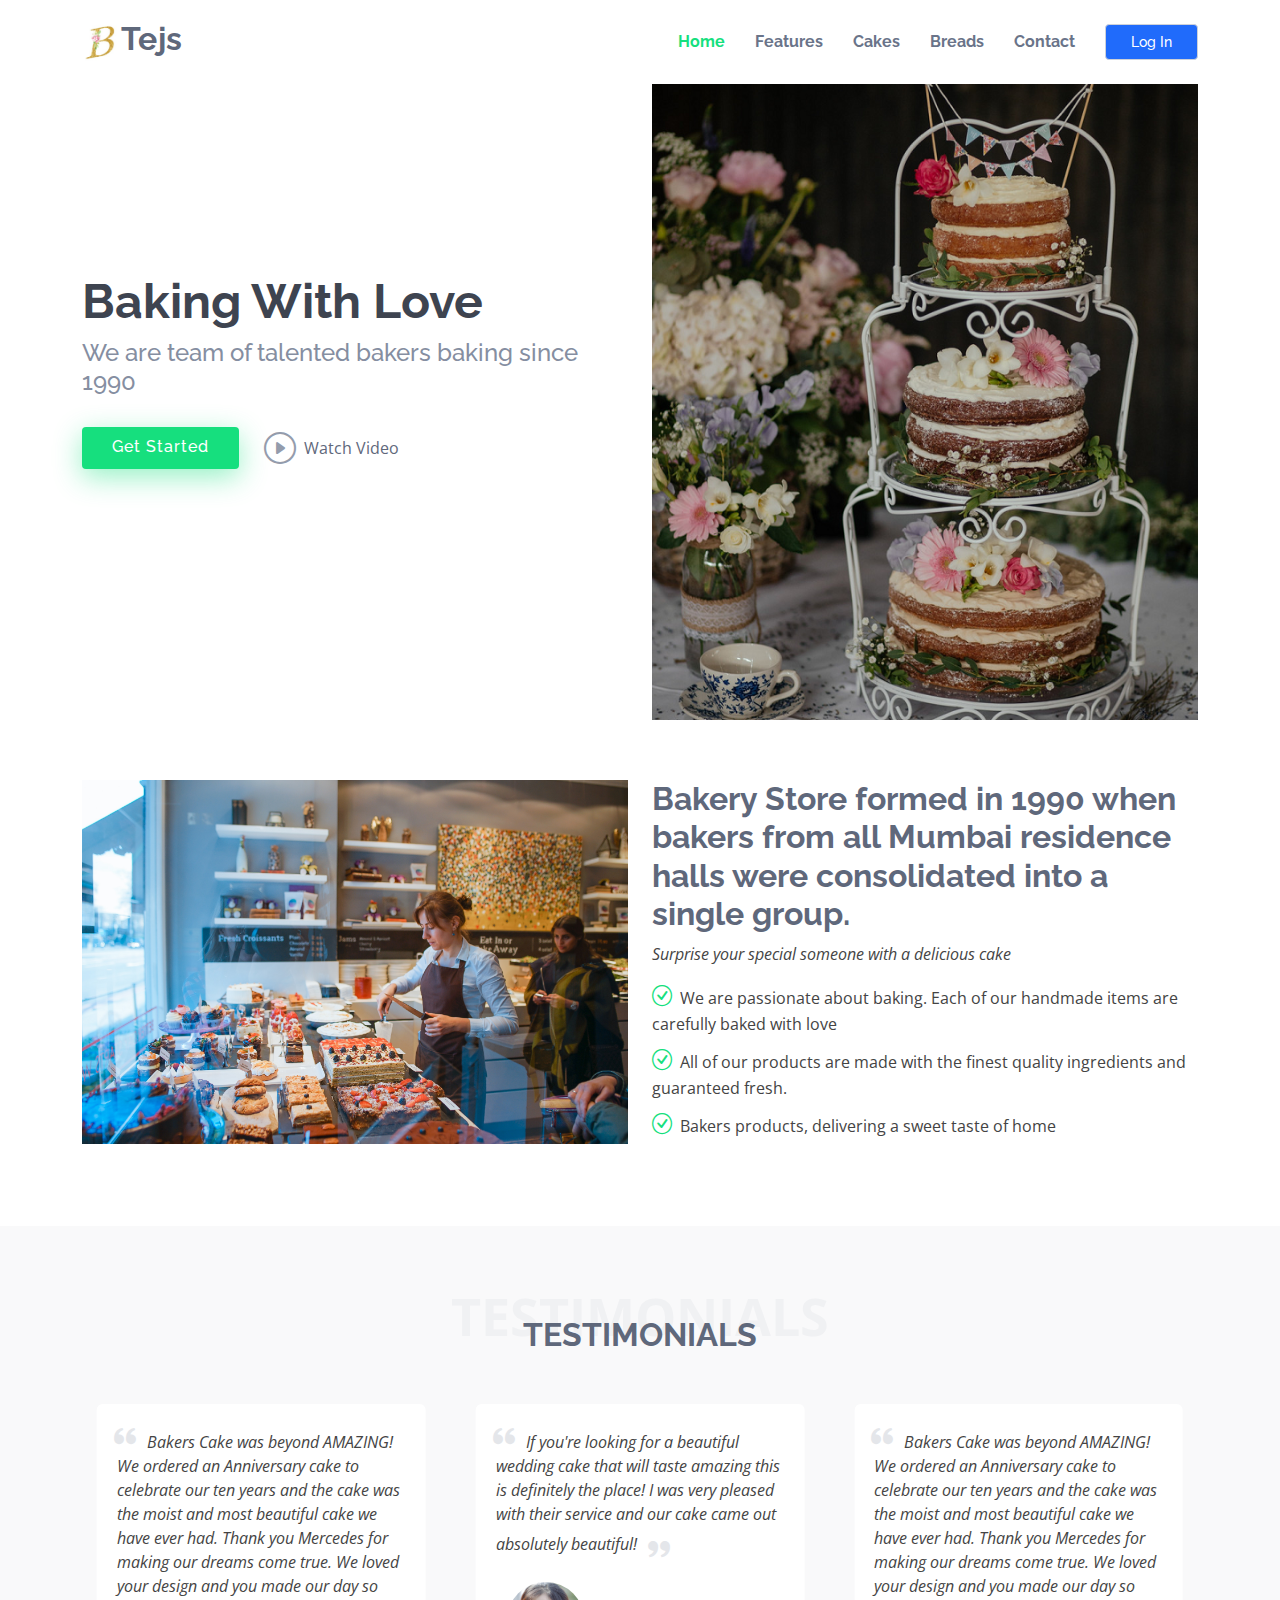
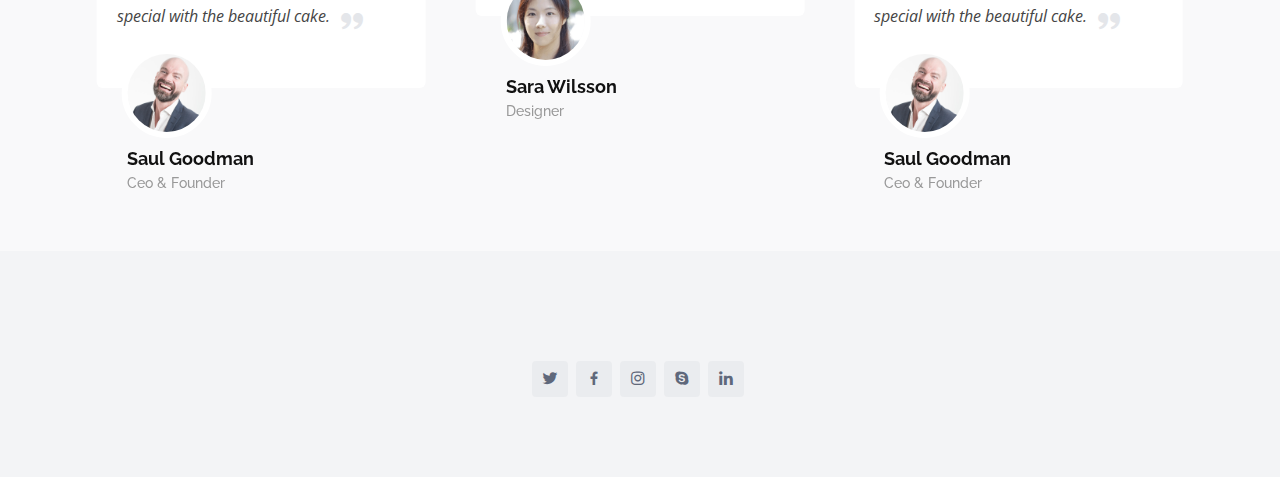
<file: index.html>
<!DOCTYPE html>
<html lang="en">

<head>
  <meta charset="utf-8">
  <meta content="width=device-width, initial-scale=1.0" name="viewport">

  <title>eNno Bootstrap Template - Index</title>
  <meta content="" name="description">
  <meta content="" name="keywords">

  <!-- Favicons -->
  <link href="assets/img/favicon.png" rel="icon">
  <link href="assets/img/apple-touch-icon.png" rel="apple-touch-icon">

  <!-- Google Fonts -->
  <link href="https://fonts.googleapis.com/css?family=Open+Sans:300,300i,400,400i,600,600i,700,700i|Raleway:300,300i,400,400i,500,500i,600,600i,700,700i|Poppins:300,300i,400,400i,500,500i,600,600i,700,700i" rel="stylesheet">

  <!-- Vendor CSS Files -->
  <link href="assets/vendor/bootstrap/css/bootstrap.min.css" rel="stylesheet">
  <link href="assets/vendor/bootstrap-icons/bootstrap-icons.css" rel="stylesheet">
  <link href="assets/vendor/boxicons/css/boxicons.min.css" rel="stylesheet">
  <link href="assets/vendor/glightbox/css/glightbox.min.css" rel="stylesheet">
  <link href="assets/vendor/swiper/swiper-bundle.min.css" rel="stylesheet">

  <!-- Template Main CSS File -->
  <link href="assets/css/style.css" rel="stylesheet">

  <!-- =======================================================
  * Template Name: eNno - v4.1.0
  * Template URL: https://bootstrapmade.com/enno-free-simple-bootstrap-template/
  * Author: BootstrapMade.com
  * License: https://bootstrapmade.com/license/
  ======================================================== -->
</head>

<body>

<!-- ======= Header ======= -->
  <header id="header" class="fixed-top">
    <div class="container d-flex align-items-center justify-content-between">

      <h1 class="logo"><a href="index.html"><img src="images\logo1.png" alt=""/>Tejs</a></h1>
      <!-- Uncomment below if you prefer to use an image logo -->
      <!-- <a href="index.html" class="logo"><img src="assets/img/logo.png" alt="" class="img-fluid"></a>-->

      <nav id="navbar" class="navbar justify-content-start" >
        <ul>
          <li><a class="nav-link scrollto " href="#hero">Home</a></li>
          <li><a class="nav-link scrollto" href="#about">Features</a></li>
          <li><a class="nav-link scrollto" href="#services">Cakes</a></li>
          <li><a class="nav-link scrollto " href="#portfolio">Breads</a></li>
         <!--  <li><a class="nav-link scrollto" href="#team">Team</a></li> -->
          <li><a class="nav-link scrollto" href="#contact">Contact</a></li>
          <li><a class="getstarted scrollto" href="#about">Log In</a></li>
        </ul>
        <i class="bi bi-list mobile-nav-toggle"></i>
      </nav><!-- .navbar -->

    </div>
  </header><!-- End Header -->

  <!-- ======= Hero Section ======= -->
  <section id="hero" class="d-flex align-items-center">

    <div class="container">
      <div class="row">
        <div class="col-lg-6 pt-5 pt-lg-0 order-2 order-lg-1 d-flex flex-column justify-content-center">
          <h1>Baking With Love</h1>
          <h2>We are team of talented bakers baking since 1990</h2>
          <div class="d-flex">
            <a href="#about" class="btn-get-started scrollto">Get Started</a>
            <a href="https://www.youtube.com/watch?v=jDDaplaOz7Q" class="glightbox btn-watch-video"><i class="bi bi-play-circle"></i><span>Watch Video</span></a>
          </div>
        </div>
        <div class="col-lg-6 order-1 order-lg-2 hero-img">
          <img src="images\cake1.png" class="img-fluid animated" alt="">
        </div>
      </div>
    </div>

  </section><!-- End Hero -->

  <main id="main">

   

    <!-- ======= About Section ======= -->
    <section id="about" class="about">
      <div class="container">

        <div class="row">
          <div class="col-lg-6">
            <img src="assets/img/bake.jpg" class="img-fluid" alt="">
          </div>
          <div class="col-lg-6 pt-4 pt-lg-0 content">
            <h3>Bakery Store formed in 1990 when bakers from all Mumbai residence halls were consolidated into a single group.  </h3>
            <p class="fst-italic">
            Surprise your special someone with a delicious cake
            </p>
            <ul>
              <li><i class="bi bi-check-circle"></i> We are passionate about baking. Each of our handmade items are carefully baked with love</li>
              <li><i class="bi bi-check-circle"></i> All of our products are made with the finest quality ingredients and guaranteed fresh.</li>
              <li><i class="bi bi-check-circle"></i> Bakers products, delivering a sweet taste of home</li>
            </ul>
           <!--  <p>
            We are passionate about baking. Each of our handmade items are carefully baked with love.
            </p> -->
          </div>
        </div>

      </div>
    </section><!-- End About Section -->




    <!-- ======= Testimonials Section ======= -->
    <section id="testimonials" class="testimonials section-bg">
      <div class="container">

        <div class="section-title">
          <span>Testimonials</span>
          <h2>Testimonials</h2>
          
        </div>

        <div class="testimonials-slider swiper-container" data-aos="fade-up" data-aos-delay="100">
          <div class="swiper-wrapper">

            <div class="swiper-slide">
              <div class="testimonial-item">
                <p>
                  <i class="bx bxs-quote-alt-left quote-icon-left"></i>
                Bakers Cake was beyond AMAZING! We ordered an Anniversary cake to celebrate our ten years and the cake was the moist and most beautiful cake we have ever had. Thank you Mercedes for making our dreams come true. We loved your design and you made our day so special with the beautiful cake.
                  <i class="bx bxs-quote-alt-right quote-icon-right"></i>
                </p>
                <img src="assets/img/testimonials/testimonials-1.jpg" class="testimonial-img" alt="">
                <h3>Saul Goodman</h3>
                <h4>Ceo &amp; Founder</h4>
              </div>
            </div><!-- End testimonial item -->

            <div class="swiper-slide">
              <div class="testimonial-item">
                <p>
                  <i class="bx bxs-quote-alt-left quote-icon-left"></i>
                 If you're looking for a beautiful wedding cake that will taste amazing this is definitely the place! I was very pleased with their service and our cake came out absolutely beautiful!
                  <i class="bx bxs-quote-alt-right quote-icon-right"></i>
                </p>
                <img src="assets/img/testimonials/testimonials-2.jpg" class="testimonial-img" alt="">
                <h3>Sara Wilsson</h3>
                <h4>Designer</h4>
              </div>
           

          </div>
          
        </div>

      </div>
    </section><!-- End Testimonials Section -->

   



  </main><!-- End #main -->

  <!-- ======= Footer ======= -->
  <footer id="footer">

    <div class="footer-top">

      <div class="container">




        <div class="social-links">
          <a href="#" class="twitter"><i class="bx bxl-twitter"></i></a>
          <a href="#" class="facebook"><i class="bx bxl-facebook"></i></a>
          <a href="#" class="instagram"><i class="bx bxl-instagram"></i></a>
          <a href="#" class="google-plus"><i class="bx bxl-skype"></i></a>
          <a href="#" class="linkedin"><i class="bx bxl-linkedin"></i></a>
        </div>

      </div>
    </div>

   
  </footer><!-- End Footer -->

  <a href="#" class="back-to-top d-flex align-items-center justify-content-center"><i class="bi bi-arrow-up-short"></i></a>

  <!-- Vendor JS Files -->
  <script src="assets/vendor/bootstrap/js/bootstrap.bundle.min.js"></script>
  <script src="assets/vendor/glightbox/js/glightbox.min.js"></script>
  <script src="assets/vendor/isotope-layout/isotope.pkgd.min.js"></script>
  <script src="assets/vendor/php-email-form/validate.js"></script>
  <script src="assets/vendor/purecounter/purecounter.js"></script>
  <script src="assets/vendor/swiper/swiper-bundle.min.js"></script>

  <!-- Template Main JS File -->
  <script src="assets/js/main.js"></script>

</body>

</html>
</file>
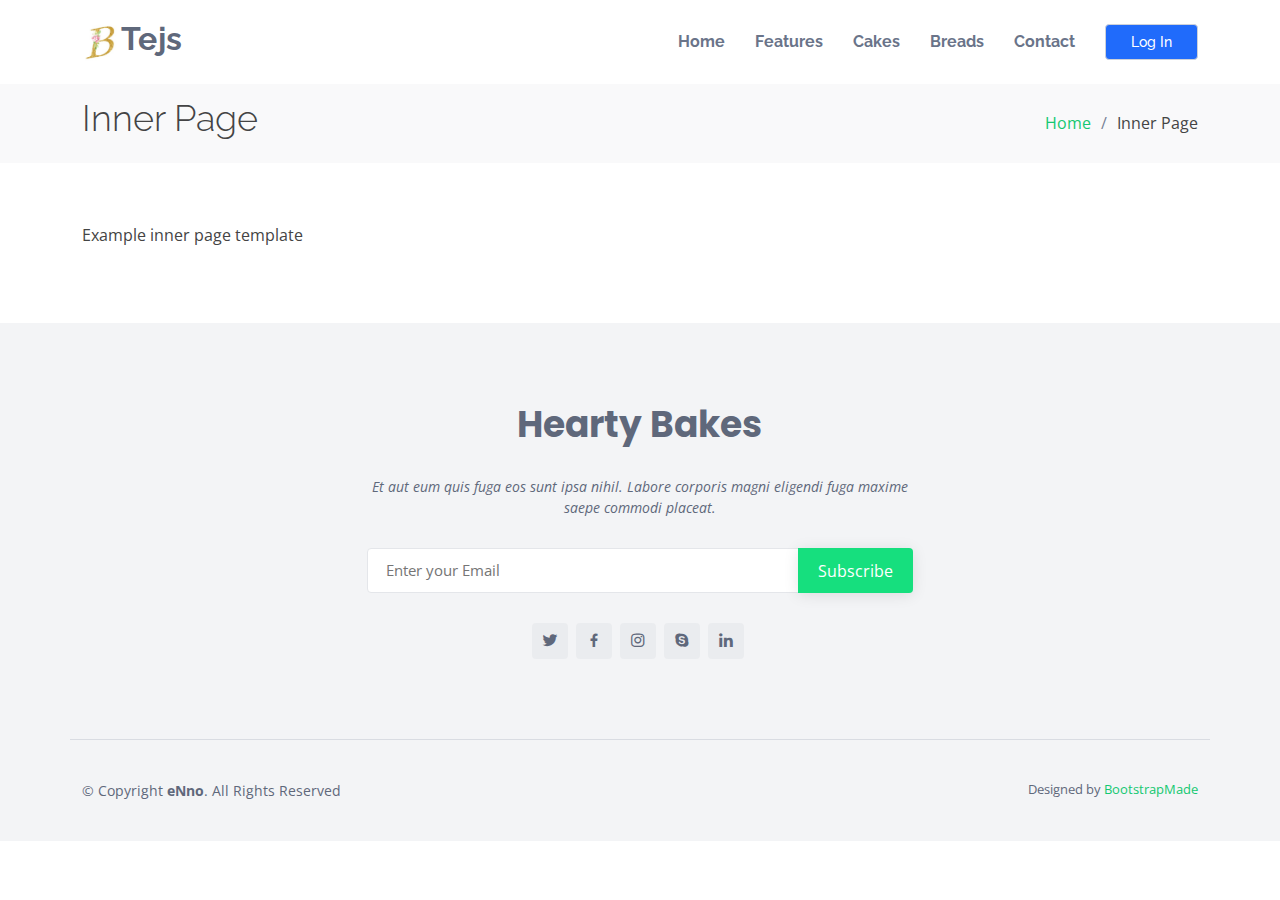
<file: inner-page.html>
<!DOCTYPE html>
<html lang="en">

<head>
  <meta charset="utf-8">
  <meta content="width=device-width, initial-scale=1.0" name="viewport">

  <title>Inner Page - eNno Bootstrap Template</title>
  <meta content="" name="description">
  <meta content="" name="keywords">

  <!-- Favicons -->
  <link href="assets/img/favicon.png" rel="icon">
  <link href="assets/img/apple-touch-icon.png" rel="apple-touch-icon">

  <!-- Google Fonts -->
  <link href="https://fonts.googleapis.com/css?family=Open+Sans:300,300i,400,400i,600,600i,700,700i|Raleway:300,300i,400,400i,500,500i,600,600i,700,700i|Poppins:300,300i,400,400i,500,500i,600,600i,700,700i" rel="stylesheet">

  <!-- Vendor CSS Files -->
  <link href="assets/vendor/bootstrap/css/bootstrap.min.css" rel="stylesheet">
  <link href="assets/vendor/bootstrap-icons/bootstrap-icons.css" rel="stylesheet">
  <link href="assets/vendor/boxicons/css/boxicons.min.css" rel="stylesheet">
  <link href="assets/vendor/glightbox/css/glightbox.min.css" rel="stylesheet">
  <link href="assets/vendor/swiper/swiper-bundle.min.css" rel="stylesheet">

  <!-- Template Main CSS File -->
  <link href="assets/css/style.css" rel="stylesheet">

  <!-- =======================================================
  * Template Name: eNno - v4.1.0
  * Template URL: https://bootstrapmade.com/enno-free-simple-bootstrap-template/
  * Author: BootstrapMade.com
  * License: https://bootstrapmade.com/license/
  ======================================================== -->
</head>

<body>

  <!-- ======= Header ======= -->
  <header id="header" class="fixed-top">
    <div class="container d-flex align-items-center justify-content-between">

      <h1 class="logo"><a href="index.html"><img src="images\logo1.png" alt=""/>Tejs</a></h1>
      <!-- Uncomment below if you prefer to use an image logo -->
      <!-- <a href="index.html" class="logo"><img src="assets/img/logo.png" alt="" class="img-fluid"></a>-->

      <nav id="navbar" class="navbar justify-content-start" >
        <ul>
          <li><a class="nav-link scrollto " href="#hero">Home</a></li>
          <li><a class="nav-link scrollto" href="#about">Features</a></li>
          <li><a class="nav-link scrollto" href="#services">Cakes</a></li>
          <li><a class="nav-link scrollto " href="#portfolio">Breads</a></li>
         <!--  <li><a class="nav-link scrollto" href="#team">Team</a></li> -->
          <li><a class="nav-link scrollto" href="#contact">Contact</a></li>
          <li><a class="getstarted scrollto" href="#about">Log In</a></li>
        </ul>
        <i class="bi bi-list mobile-nav-toggle"></i>
      </nav><!-- .navbar -->

    </div>
  </header><!-- End Header -->

  <main id="main">

    <!-- ======= Breadcrumbs ======= -->
    <section class="breadcrumbs">
      <div class="container">

        <div class="d-flex justify-content-between align-items-center">
          <h2>Inner Page</h2>
          <ol>
            <li><a href="index.html">Home</a></li>
            <li>Inner Page</li>
          </ol>
        </div>

      </div>
    </section><!-- End Breadcrumbs -->

    <section class="inner-page">
      <div class="container">
        <p>
          Example inner page template
        </p>
      </div>
    </section>

  </main><!-- End #main -->

  <!-- ======= Footer ======= -->
  <footer id="footer">

    <div class="footer-top">

      <div class="container">

        <div class="row  justify-content-center">
          <div class="col-lg-6">
            <h3>Hearty Bakes</h3>
            <p>Et aut eum quis fuga eos sunt ipsa nihil. Labore corporis magni eligendi fuga maxime saepe commodi placeat.</p>
          </div>
        </div>

        <div class="row footer-newsletter justify-content-center">
          <div class="col-lg-6">
            <form action="" method="post">
              <input type="email" name="email" placeholder="Enter your Email"><input type="submit" value="Subscribe">
            </form>
          </div>
        </div>

        <div class="social-links">
          <a href="#" class="twitter"><i class="bx bxl-twitter"></i></a>
          <a href="#" class="facebook"><i class="bx bxl-facebook"></i></a>
          <a href="#" class="instagram"><i class="bx bxl-instagram"></i></a>
          <a href="#" class="google-plus"><i class="bx bxl-skype"></i></a>
          <a href="#" class="linkedin"><i class="bx bxl-linkedin"></i></a>
        </div>

      </div>
    </div>

    <div class="container footer-bottom clearfix">
      <div class="copyright">
        &copy; Copyright <strong><span>eNno</span></strong>. All Rights Reserved
      </div>
      <div class="credits">
        <!-- All the links in the footer should remain intact. -->
        <!-- You can delete the links only if you purchased the pro version. -->
        <!-- Licensing information: https://bootstrapmade.com/license/ -->
        <!-- Purchase the pro version with working PHP/AJAX contact form: https://bootstrapmade.com/enno-free-simple-bootstrap-template/ -->
        Designed by <a href="https://bootstrapmade.com/">BootstrapMade</a>
      </div>
    </div>
  </footer><!-- End Footer -->

  <a href="#" class="back-to-top d-flex align-items-center justify-content-center"><i class="bi bi-arrow-up-short"></i></a>

  <!-- Vendor JS Files -->
  <script src="assets/vendor/bootstrap/js/bootstrap.bundle.min.js"></script>
  <script src="assets/vendor/glightbox/js/glightbox.min.js"></script>
  <script src="assets/vendor/isotope-layout/isotope.pkgd.min.js"></script>
  <script src="assets/vendor/php-email-form/validate.js"></script>
  <script src="assets/vendor/purecounter/purecounter.js"></script>
  <script src="assets/vendor/swiper/swiper-bundle.min.js"></script>

  <!-- Template Main JS File -->
  <script src="assets/js/main.js"></script>

</body>

</html>
</file>
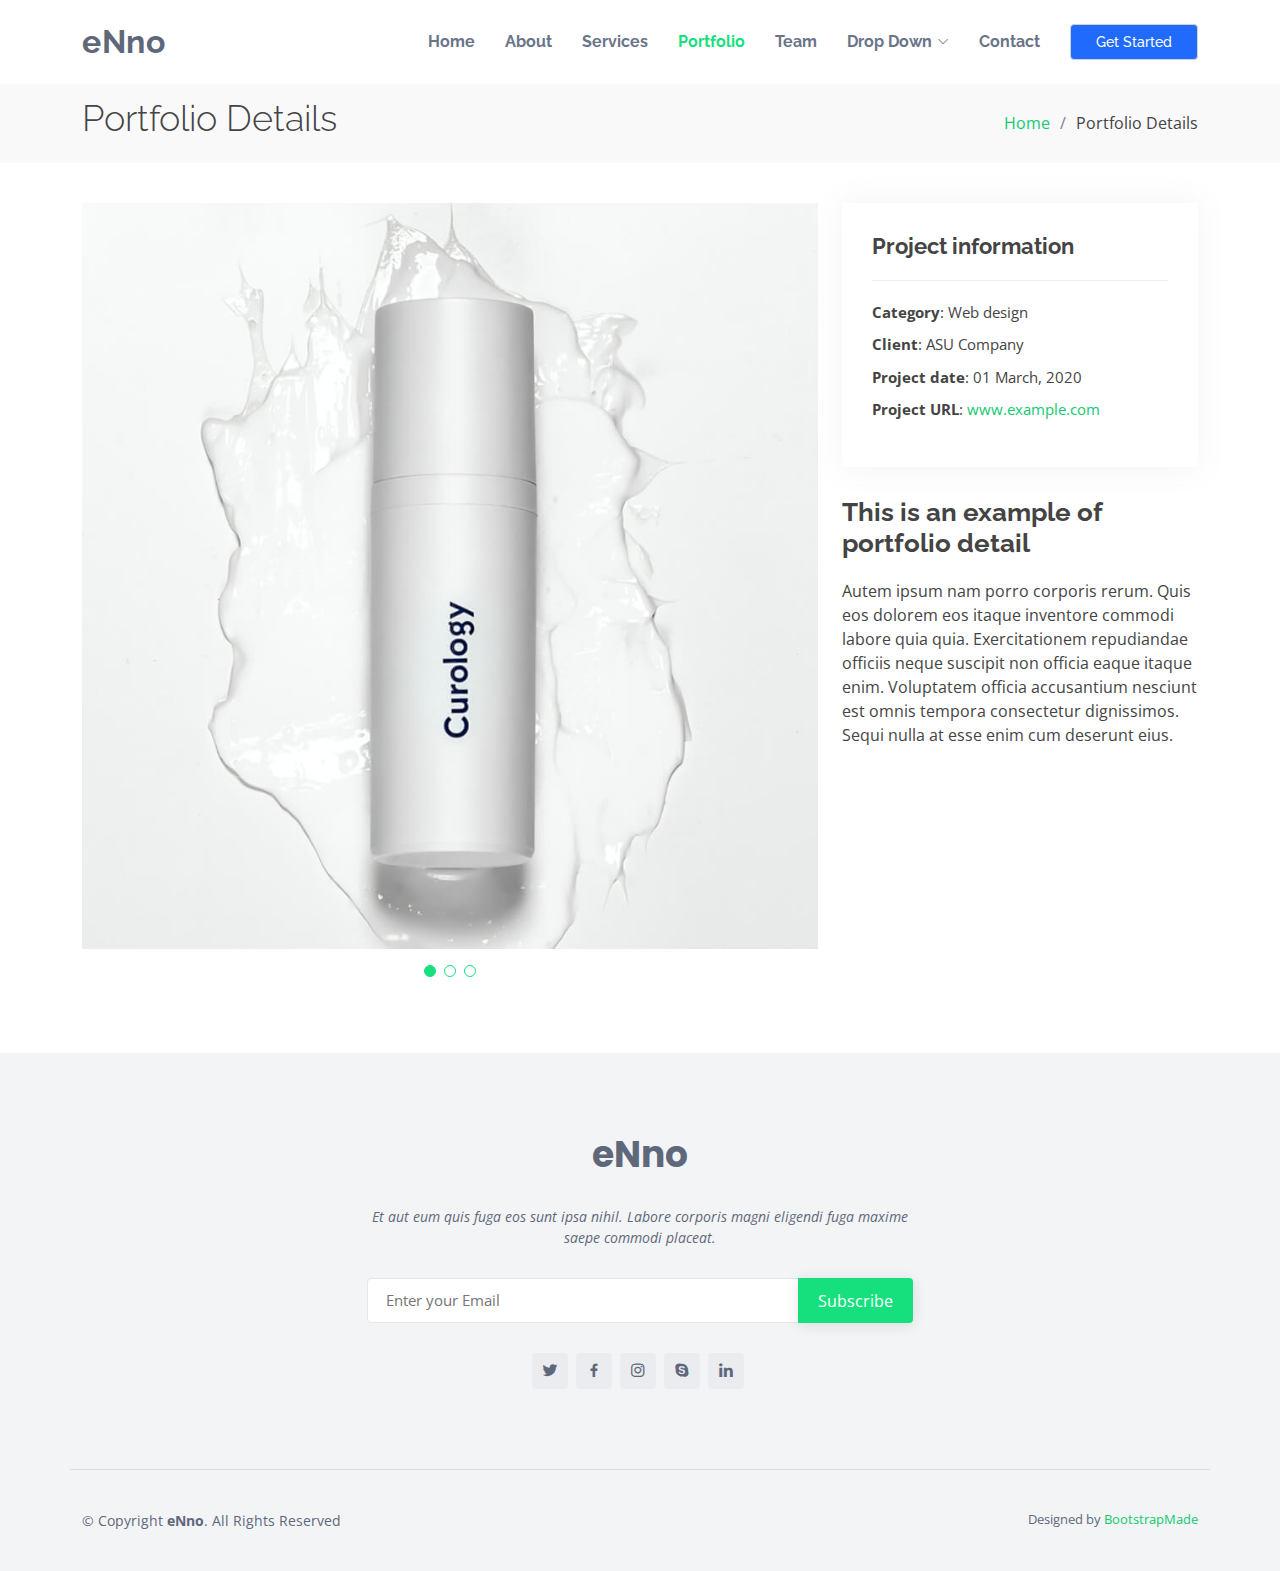
<file: portfolio-details.html>
<!DOCTYPE html>
<html lang="en">

<head>
  <meta charset="utf-8">
  <meta content="width=device-width, initial-scale=1.0" name="viewport">

  <title>Portfolio Details - eNno Bootstrap Template</title>
  <meta content="" name="description">
  <meta content="" name="keywords">

  <!-- Favicons -->
  <link href="assets/img/favicon.png" rel="icon">
  <link href="assets/img/apple-touch-icon.png" rel="apple-touch-icon">

  <!-- Google Fonts -->
  <link href="https://fonts.googleapis.com/css?family=Open+Sans:300,300i,400,400i,600,600i,700,700i|Raleway:300,300i,400,400i,500,500i,600,600i,700,700i|Poppins:300,300i,400,400i,500,500i,600,600i,700,700i" rel="stylesheet">

  <!-- Vendor CSS Files -->
  <link href="assets/vendor/bootstrap/css/bootstrap.min.css" rel="stylesheet">
  <link href="assets/vendor/bootstrap-icons/bootstrap-icons.css" rel="stylesheet">
  <link href="assets/vendor/boxicons/css/boxicons.min.css" rel="stylesheet">
  <link href="assets/vendor/glightbox/css/glightbox.min.css" rel="stylesheet">
  <link href="assets/vendor/swiper/swiper-bundle.min.css" rel="stylesheet">

  <!-- Template Main CSS File -->
  <link href="assets/css/style.css" rel="stylesheet">

  <!-- =======================================================
  * Template Name: eNno - v4.1.0
  * Template URL: https://bootstrapmade.com/enno-free-simple-bootstrap-template/
  * Author: BootstrapMade.com
  * License: https://bootstrapmade.com/license/
  ======================================================== -->
</head>

<body>

  <!-- ======= Header ======= -->
  <header id="header" class="fixed-top">
    <div class="container d-flex align-items-center justify-content-between">

      <h1 class="logo"><a href="index.html">eNno</a></h1>
      <!-- Uncomment below if you prefer to use an image logo -->
      <!-- <a href="index.html" class="logo"><img src="assets/img/logo.png" alt="" class="img-fluid"></a>-->

      <nav id="navbar" class="navbar">
        <ul>
          <li><a class="nav-link scrollto " href="#hero">Home</a></li>
          <li><a class="nav-link scrollto" href="#about">About</a></li>
          <li><a class="nav-link scrollto" href="#services">Services</a></li>
          <li><a class="nav-link scrollto active " href="#portfolio">Portfolio</a></li>
          <li><a class="nav-link scrollto" href="#team">Team</a></li>
          <li class="dropdown"><a href="#"><span>Drop Down</span> <i class="bi bi-chevron-down"></i></a>
            <ul>
              <li><a href="#">Drop Down 1</a></li>
              <li class="dropdown"><a href="#"><span>Deep Drop Down</span> <i class="bi bi-chevron-right"></i></a>
                <ul>
                  <li><a href="#">Deep Drop Down 1</a></li>
                  <li><a href="#">Deep Drop Down 2</a></li>
                  <li><a href="#">Deep Drop Down 3</a></li>
                  <li><a href="#">Deep Drop Down 4</a></li>
                  <li><a href="#">Deep Drop Down 5</a></li>
                </ul>
              </li>
              <li><a href="#">Drop Down 2</a></li>
              <li><a href="#">Drop Down 3</a></li>
              <li><a href="#">Drop Down 4</a></li>
            </ul>
          </li>
          <li><a class="nav-link scrollto" href="#contact">Contact</a></li>
          <li><a class="getstarted scrollto" href="#about">Get Started</a></li>
        </ul>
        <i class="bi bi-list mobile-nav-toggle"></i>
      </nav><!-- .navbar -->

    </div>
  </header><!-- End Header -->

  <main id="main">

    <!-- ======= Breadcrumbs ======= -->
    <section id="breadcrumbs" class="breadcrumbs">
      <div class="container">

        <div class="d-flex justify-content-between align-items-center">
          <h2>Portfolio Details</h2>
          <ol>
            <li><a href="index.html">Home</a></li>
            <li>Portfolio Details</li>
          </ol>
        </div>

      </div>
    </section><!-- End Breadcrumbs -->

    <!-- ======= Portfolio Details Section ======= -->
    <section id="portfolio-details" class="portfolio-details">
      <div class="container">

        <div class="row gy-4">

          <div class="col-lg-8">
            <div class="portfolio-details-slider swiper-container">
              <div class="swiper-wrapper align-items-center">

                <div class="swiper-slide">
                  <img src="assets/img/portfolio/portfolio-1.jpg" alt="">
                </div>

                <div class="swiper-slide">
                  <img src="assets/img/portfolio/portfolio-2.jpg" alt="">
                </div>

                <div class="swiper-slide">
                  <img src="assets/img/portfolio/portfolio-3.jpg" alt="">
                </div>

              </div>
              <div class="swiper-pagination"></div>
            </div>
          </div>

          <div class="col-lg-4">
            <div class="portfolio-info">
              <h3>Project information</h3>
              <ul>
                <li><strong>Category</strong>: Web design</li>
                <li><strong>Client</strong>: ASU Company</li>
                <li><strong>Project date</strong>: 01 March, 2020</li>
                <li><strong>Project URL</strong>: <a href="#">www.example.com</a></li>
              </ul>
            </div>
            <div class="portfolio-description">
              <h2>This is an example of portfolio detail</h2>
              <p>
                Autem ipsum nam porro corporis rerum. Quis eos dolorem eos itaque inventore commodi labore quia quia. Exercitationem repudiandae officiis neque suscipit non officia eaque itaque enim. Voluptatem officia accusantium nesciunt est omnis tempora consectetur dignissimos. Sequi nulla at esse enim cum deserunt eius.
              </p>
            </div>
          </div>

        </div>

      </div>
    </section><!-- End Portfolio Details Section -->

  </main><!-- End #main -->

  <!-- ======= Footer ======= -->
  <footer id="footer">

    <div class="footer-top">

      <div class="container">

        <div class="row  justify-content-center">
          <div class="col-lg-6">
            <h3>eNno</h3>
            <p>Et aut eum quis fuga eos sunt ipsa nihil. Labore corporis magni eligendi fuga maxime saepe commodi placeat.</p>
          </div>
        </div>

        <div class="row footer-newsletter justify-content-center">
          <div class="col-lg-6">
            <form action="" method="post">
              <input type="email" name="email" placeholder="Enter your Email"><input type="submit" value="Subscribe">
            </form>
          </div>
        </div>

        <div class="social-links">
          <a href="#" class="twitter"><i class="bx bxl-twitter"></i></a>
          <a href="#" class="facebook"><i class="bx bxl-facebook"></i></a>
          <a href="#" class="instagram"><i class="bx bxl-instagram"></i></a>
          <a href="#" class="google-plus"><i class="bx bxl-skype"></i></a>
          <a href="#" class="linkedin"><i class="bx bxl-linkedin"></i></a>
        </div>

      </div>
    </div>

    <div class="container footer-bottom clearfix">
      <div class="copyright">
        &copy; Copyright <strong><span>eNno</span></strong>. All Rights Reserved
      </div>
      <div class="credits">
        <!-- All the links in the footer should remain intact. -->
        <!-- You can delete the links only if you purchased the pro version. -->
        <!-- Licensing information: https://bootstrapmade.com/license/ -->
        <!-- Purchase the pro version with working PHP/AJAX contact form: https://bootstrapmade.com/enno-free-simple-bootstrap-template/ -->
        Designed by <a href="https://bootstrapmade.com/">BootstrapMade</a>
      </div>
    </div>
  </footer><!-- End Footer -->

  <a href="#" class="back-to-top d-flex align-items-center justify-content-center"><i class="bi bi-arrow-up-short"></i></a>

  <!-- Vendor JS Files -->
  <script src="assets/vendor/bootstrap/js/bootstrap.bundle.min.js"></script>
  <script src="assets/vendor/glightbox/js/glightbox.min.js"></script>
  <script src="assets/vendor/isotope-layout/isotope.pkgd.min.js"></script>
  <script src="assets/vendor/php-email-form/validate.js"></script>
  <script src="assets/vendor/purecounter/purecounter.js"></script>
  <script src="assets/vendor/swiper/swiper-bundle.min.js"></script>

  <!-- Template Main JS File -->
  <script src="assets/js/main.js"></script>

</body>

</html>
</file>
<file: assets/css/style.css>
/**
* Template Name: eNno - v4.1.0
* Template URL: https://bootstrapmade.com/enno-free-simple-bootstrap-template/
* Author: BootstrapMade.com
* License: https://bootstrapmade.com/license/
*/

/*--------------------------------------------------------------
# General
--------------------------------------------------------------*/
body {
  font-family: "Open Sans", sans-serif;
  color: #444444;
}

a {
  color: #14c871;
  text-decoration: none;
}

a:hover {
  color: #206bfb;
  text-decoration: none;
}

h1, h2, h3, h4, h5, h6 {
  font-family: "Raleway", sans-serif;
}

/*--------------------------------------------------------------
# Back to top button
--------------------------------------------------------------*/
.back-to-top {
  position: fixed;
  visibility: hidden;
  opacity: 0;
  right: 15px;
  bottom: 15px;
  z-index: 996;
  background: #16df7e;
  width: 40px;
  height: 40px;
  border-radius: 4px;
  transition: all 0.4s;
}

.back-to-top i {
  font-size: 24px;
  color: #fff;
  line-height: 0;
}

.back-to-top:hover {
  background: #33eb92;
  color: #fff;
}

.back-to-top.active {
  visibility: visible;
  opacity: 1;
}

/*--------------------------------------------------------------
# Header
--------------------------------------------------------------*/
#header {
  background: #fff;
  transition: all 0.5s;
  z-index: 997;
  padding: 20px 0;
}

#header.header-scrolled {
  box-shadow: 0px 2px 15px rgba(0, 0, 0, 0.1);
  padding: 12px 0;
}

#header .logo {
  font-size: 32px;
  margin: 0;
  padding: 0;
  line-height: 1;
  font-weight: 700;
  letter-spacing: 0.5px;
}

#header .logo a {
  color: #5f687b;
}

#header .logo img {
  max-height: 40px;
}

@media (max-width: 991px) {
  #header {
    padding: 12px 0;
  }
}

/*--------------------------------------------------------------
# Navigation Menu
--------------------------------------------------------------*/
/**
* Desktop Navigation 
*/
.navbar {
  padding: 0;
}

.navbar ul {
  margin: 0;
  padding: 0;
  display: flex;
  list-style: none;
  align-items: center;
}

.navbar li {
  position: relative;
}

.navbar a {
  display: flex;
  align-items: center;
  justify-content: space-between;
  padding: 10px 0 10px 30px;
  font-family: "Raleway", sans-serif;
  font-size: 16px;
  font-weight: 700;
  color: #6a7489;
  white-space: nowrap;
  transition: 0.3s;
}

.navbar a i {
  font-size: 12px;
  line-height: 0;
  margin-left: 5px;
}

.navbar a:hover, .navbar .active, .navbar li:hover > a {
  color: #16df7e;
}

.navbar .getstarted {
  padding: 10px 25px;
  margin-left: 30px;
  border-radius: 4px;
  line-height: 1;
   background: #206bfb;
  /*color: #5f687b;*/
  color: #fff;
  font-size: 14px;
  font-weight: 500;
  border: 1px solid #cdd1d9;
}

.navbar .getstarted:hover {
  background: #206bfb;
  color: #fff;
  border-color: #206bfb;
}

.navbar .dropdown ul {
  display: block;
  position: absolute;
  left: 14px;
  top: calc(100% + 30px);
  margin: 0;
  padding: 10px 0;
  z-index: 99;
  opacity: 0;
  visibility: hidden;
  background: #fff;
  box-shadow: 0px 0px 30px rgba(127, 137, 161, 0.25);
  transition: 0.3s;
  border-radius: 4px;
}

.navbar .dropdown ul li {
  min-width: 200px;
}

.navbar .dropdown ul a {
  padding: 10px 20px;
  font-size: 15px;
  text-transform: none;
  font-weight: 600;
}

.navbar .dropdown ul a i {
  font-size: 12px;
}

.navbar .dropdown ul a:hover, .navbar .dropdown ul .active:hover, .navbar .dropdown ul li:hover > a {
  color: #16df7e;
}

.navbar .dropdown:hover > ul {
  opacity: 1;
  top: 100%;
  visibility: visible;
}

.navbar .dropdown .dropdown ul {
  top: 0;
  left: calc(100% - 30px);
  visibility: hidden;
}

.navbar .dropdown .dropdown:hover > ul {
  opacity: 1;
  top: 0;
  left: 100%;
  visibility: visible;
}

@media (max-width: 1366px) {
  .navbar .dropdown .dropdown ul {
    left: -90%;
  }
  .navbar .dropdown .dropdown:hover > ul {
    left: -100%;
  }
}

/**
* Mobile Navigation 
*/
.mobile-nav-toggle {
  color: #5f687b;
  font-size: 28px;
  cursor: pointer;
  display: none;
  line-height: 0;
  transition: 0.5s;
}

.mobile-nav-toggle.bi-x {
  color: #fff;
}

@media (max-width: 991px) {
  .mobile-nav-toggle {
    display: block;
  }
  .navbar ul {
    display: none;
  }
}

.navbar-mobile {
  position: fixed;
  overflow: hidden;
  top: 0;
  right: 0;
  left: 0;
  bottom: 0;
  background: rgba(73, 80, 94, 0.9);
  transition: 0.3s;
  z-index: 999;
}

.navbar-mobile .mobile-nav-toggle {
  position: absolute;
  top: 15px;
  right: 15px;
}

.navbar-mobile ul {
  display: block;
  position: absolute;
  top: 55px;
  right: 15px;
  bottom: 15px;
  left: 15px;
  padding: 10px 0;
  border-radius: 10px;
  background-color: #fff;
  overflow-y: auto;
  transition: 0.3s;
}

.navbar-mobile a {
  padding: 10px 20px;
  font-size: 15px;
  color: #5f687b;
}

.navbar-mobile a:hover, .navbar-mobile .active, .navbar-mobile li:hover > a {
  color: #16df7e;
}

.navbar-mobile .getstarted {
  margin: 15px;
  padding: 10px 15px;
}

.navbar-mobile .dropdown ul {
  position: static;
  display: none;
  margin: 10px 20px;
  padding: 10px 0;
  z-index: 99;
  opacity: 1;
  visibility: visible;
  background: #fff;
  box-shadow: 0px 0px 30px rgba(127, 137, 161, 0.25);
}

.navbar-mobile .dropdown ul li {
  min-width: 200px;
}

.navbar-mobile .dropdown ul a {
  padding: 10px 20px;
}

.navbar-mobile .dropdown ul a i {
  font-size: 12px;
}

.navbar-mobile .dropdown ul a:hover, .navbar-mobile .dropdown ul .active:hover, .navbar-mobile .dropdown ul li:hover > a {
  color: #16df7e;
}

.navbar-mobile .dropdown > .dropdown-active {
  display: block;
}

/*--------------------------------------------------------------
# Hero Section
--------------------------------------------------------------*/
#hero {
  width: 100%;
  height: 80vh;
  background: #fff;
  padding-top: 82px;
}

#hero h1 {
  margin: 0;
  font-size: 48px;
  font-weight: 700;
  line-height: 56px;
  color: #3e4450;
}

#hero h2 {
  color: #858ea1;
  margin: 10px 0  30px 0;
  font-size: 24px;
}

#hero .btn-get-started {
  font-family: "Raleway", sans-serif;
  font-weight: 500;
  font-size: 16px;
  letter-spacing: 1px;
  display: inline-block;
  padding: 8px 30px 10px 30px;
  border-radius: 4px;
  transition: 0.5s;
  color: #fff;
  background: #16df7e;
  box-shadow: 0 8px 28px rgba(22, 223, 126, 0.45);
}

#hero .btn-get-started:hover {
  background: #206bfb;
  box-shadow: 0 8px 28px rgba(32, 107, 251, 0.45);
}

#hero .btn-watch-video {
  font-size: 16px;
  display: inline-block;
  transition: 0.5s;
  margin-left: 25px;
  color: #5f687b;
  display: inline-flex;
  align-items: center;
  justify-content: center;
}

#hero .btn-watch-video i {
  color: #949cac;
  font-size: 32px;
  line-height: 0;
  margin-right: 8px;
}

#hero .btn-watch-video:hover i {
  color: #16df7e;
}

#hero .animated {
  animation: up-down 2s ease-in-out infinite alternate-reverse both;
}

@media (max-width: 991px) {
  #hero {
    height: 100vh;
  }
  #hero .animated {
    -webkit-animation: none;
    animation: none;
  }
  #hero .hero-img {
    text-align: center;
  }
  #hero .hero-img img {
    width: 50%;
  }
}

@media (max-width: 768px) {
  #hero {
    height: auto;
  }
  #hero h1 {
    font-size: 28px;
    line-height: 36px;
  }
  #hero h2 {
    font-size: 18px;
    line-height: 24px;
    margin-bottom: 30px;
  }
  #hero .hero-img img {
    width: 70%;
  }
}

@media (max-width: 575px) {
  #hero .hero-img img {
    width: 80%;
  }
}

@-webkit-keyframes up-down {
  0% {
    transform: translateY(10px);
  }
  100% {
    transform: translateY(-10px);
  }
}

@keyframes up-down {
  0% {
    transform: translateY(10px);
  }
  100% {
    transform: translateY(-10px);
  }
}

/*--------------------------------------------------------------
# Sections General
--------------------------------------------------------------*/
section {
  padding: 60px 0;
  overflow: hidden;
}

.section-bg {
  background-color: #f9f9fa;
}

.section-title {
  text-align: center;
  padding: 30px 0;
  position: relative;
}

.section-title h2 {
  font-size: 32px;
  font-weight: 700;
  text-transform: uppercase;
  margin-bottom: 20px;
  padding-bottom: 0;
  color: #5f687b;
  position: relative;
  z-index: 2;
}

.section-title span {
  position: absolute;
  top: 30px;
  color: #f0f1f3;
  left: 0;
  right: 0;
  z-index: 1;
  font-weight: 700;
  font-size: 52px;
  text-transform: uppercase;
  line-height: 0;
}

.section-title p {
  margin-bottom: 0;
  position: relative;
  z-index: 2;
}

@media (max-width: 575px) {
  .section-title h2 {
    font-size: 28px;
    margin-bottom: 15px;
  }
  .section-title span {
    font-size: 38px;
  }
}

/*--------------------------------------------------------------
# Featured Services
--------------------------------------------------------------*/
.featured-services {
  padding: 0;
}

.featured-services .icon-box {
  padding: 20px;
  color: #5f687b;
  background: #f9f9fa;
  border-radius: 4px;
  border: 1px solid #f9f9fa;
  transition: 0.3s;
  height: 100%;
}

.featured-services .icon {
  margin: 0 0 15px 0;
}

.featured-services .icon i {
  color: #16df7e;
  font-size: 36px;
}

.featured-services .title {
  font-weight: 600;
  margin-bottom: 15px;
  font-size: 18px;
}

.featured-services .title a {
  color: #5f687b;
  transition: 0.3s;
}

.featured-services .icon-box:hover {
  border-color: #eaecef;
}

.featured-services .icon-box:hover .title a {
  color: #16df7e;
}

.featured-services .description {
  line-height: 24px;
  font-size: 14px;
}

/*--------------------------------------------------------------
# About
--------------------------------------------------------------*/
.about .content h3 {
  font-weight: 700;
  font-size: 32px;
  color: #5f687b;
}

.about .content ul {
  list-style: none;
  padding: 0;
}

.about .content ul li {
  padding-bottom: 10px;
}

.about .content ul i {
  font-size: 20px;
  padding-right: 4px;
  color: #16df7e;
}

.about .content p:last-child {
  margin-bottom: 0;
}

/*--------------------------------------------------------------
# Counts
--------------------------------------------------------------*/
.counts {
  padding-top: 0;
}

.counts .counters span {
  font-size: 48px;
  display: block;
  color: #16df7e;
  font-weight: 700;
}

.counts .counters p {
  padding: 0;
  margin: 0 0 20px 0;
  font-family: "Raleway", sans-serif;
  font-size: 14px;
  font-weight: 600;
}

/*--------------------------------------------------------------
# Services
--------------------------------------------------------------*/
.services .icon-box {
  text-align: center;
  border: 1px solid #fff;
  padding: 80px 20px;
  transition: all ease-in-out 0.3s;
  background: #fff;
}

.services .icon-box .icon {
  margin: 0 auto;
  display: flex;
  align-items: center;
  justify-content: center;
  margin-bottom: 20px;
  transition: ease-in-out 0.3s;
}

.services .icon-box .icon i {
  color: #16df7e;
  font-size: 36px;
  transition: 0.3s;
}

.services .icon-box h4 {
  font-weight: 700;
  margin-bottom: 15px;
  font-size: 24px;
}

.services .icon-box h4 a {
  color: #5f687b;
  transition: ease-in-out 0.3s;
}

.services .icon-box p {
  line-height: 24px;
  font-size: 14px;
  margin-bottom: 0;
}

.services .icon-box:hover {
  border-color: #eaecef;
}

.services .icon-box:hover h4 a {
  color: #16df7e;
}

/*--------------------------------------------------------------
# Portfolio
--------------------------------------------------------------*/
.portfolio #portfolio-flters {
  padding: 0;
  margin: 0 auto 25px auto;
  list-style: none;
  text-align: center;
  border-radius: 50px;
}

.portfolio #portfolio-flters li {
  cursor: pointer;
  display: inline-block;
  padding: 10px 15px;
  font-size: 14px;
  font-weight: 600;
  line-height: 1;
  text-transform: uppercase;
  color: #444444;
  transition: all 0.3s ease-in-out;
}

.portfolio #portfolio-flters li:hover, .portfolio #portfolio-flters li.filter-active {
  color: #16df7e;
}

.portfolio #portfolio-flters li:last-child {
  margin-right: 0;
}

.portfolio .portfolio-item {
  margin-bottom: 30px;
}

.portfolio .portfolio-item .portfolio-info {
  opacity: 0;
  position: absolute;
  left: 30px;
  right: 30px;
  bottom: 0;
  z-index: 3;
  transition: all ease-in-out 0.3s;
  background: rgba(255, 255, 255, 0.9);
  padding: 15px;
}

.portfolio .portfolio-item .portfolio-info h4 {
  font-size: 18px;
  color: #fff;
  font-weight: 600;
  color: #5f687b;
}

.portfolio .portfolio-item .portfolio-info p {
  color: #949cac;
  font-size: 14px;
  margin-bottom: 0;
}

.portfolio .portfolio-item .portfolio-info .preview-link, .portfolio .portfolio-item .portfolio-info .details-link {
  position: absolute;
  right: 40px;
  font-size: 24px;
  top: calc(50% - 18px);
  color: #206bfb;
  transition: 0.3s;
}

.portfolio .portfolio-item .portfolio-info .preview-link:hover, .portfolio .portfolio-item .portfolio-info .details-link:hover {
  color: #16df7e;
}

.portfolio .portfolio-item .portfolio-info .details-link {
  right: 10px;
}

.portfolio .portfolio-item:hover .portfolio-info {
  opacity: 1;
  bottom: 20px;
}

/*--------------------------------------------------------------
# Portfolio Details
--------------------------------------------------------------*/
.portfolio-details {
  padding-top: 40px;
}

.portfolio-details .portfolio-details-slider img {
  width: 100%;
}

.portfolio-details .portfolio-details-slider .swiper-pagination {
  margin-top: 20px;
  position: relative;
}

.portfolio-details .portfolio-details-slider .swiper-pagination .swiper-pagination-bullet {
  width: 12px;
  height: 12px;
  background-color: #fff;
  opacity: 1;
  border: 1px solid #16df7e;
}

.portfolio-details .portfolio-details-slider .swiper-pagination .swiper-pagination-bullet-active {
  background-color: #16df7e;
}

.portfolio-details .portfolio-info {
  padding: 30px;
  box-shadow: 0px 0 30px rgba(95, 104, 123, 0.08);
}

.portfolio-details .portfolio-info h3 {
  font-size: 22px;
  font-weight: 700;
  margin-bottom: 20px;
  padding-bottom: 20px;
  border-bottom: 1px solid #eee;
}

.portfolio-details .portfolio-info ul {
  list-style: none;
  padding: 0;
  font-size: 15px;
}

.portfolio-details .portfolio-info ul li + li {
  margin-top: 10px;
}

.portfolio-details .portfolio-description {
  padding-top: 30px;
}

.portfolio-details .portfolio-description h2 {
  font-size: 26px;
  font-weight: 700;
  margin-bottom: 20px;
}

.portfolio-details .portfolio-description p {
  padding: 0;
}

/*--------------------------------------------------------------
# Testimonials
--------------------------------------------------------------*/
.testimonials .testimonial-item {
  box-sizing: content-box;
  min-height: 320px;
}

.testimonials .testimonial-item .testimonial-img {
  width: 90px;
  border-radius: 50%;
  margin: -40px 0 0 40px;
  position: relative;
  z-index: 2;
  border: 6px solid #fff;
}

.testimonials .testimonial-item h3 {
  font-size: 18px;
  font-weight: bold;
  margin: 10px 0 5px 45px;
  color: #111;
}

.testimonials .testimonial-item h4 {
  font-size: 14px;
  color: #999;
  margin: 0 0 0 45px;
}

.testimonials .testimonial-item .quote-icon-left, .testimonials .testimonial-item .quote-icon-right {
  color: #e4e6ea;
  font-size: 26px;
}

.testimonials .testimonial-item .quote-icon-left {
  display: inline-block;
  left: -5px;
  position: relative;
}

.testimonials .testimonial-item .quote-icon-right {
  display: inline-block;
  right: -5px;
  position: relative;
  top: 10px;
}

.testimonials .testimonial-item p {
  font-style: italic;
  margin: 0 15px 0 15px;
  padding: 20px 20px 60px 20px;
  background: white;
  position: relative;
  border-radius: 6px;
  position: relative;
  z-index: 1;
}

.testimonials .swiper-pagination {
  margin-top: 20px;
  position: relative;
}

.testimonials .swiper-pagination .swiper-pagination-bullet {
  width: 12px;
  height: 12px;
  background-color: #fff;
  opacity: 1;
  border: 1px solid #16df7e;
}

.testimonials .swiper-pagination .swiper-pagination-bullet-active {
  background-color: #16df7e;
}

/*--------------------------------------------------------------
# Cta
--------------------------------------------------------------*/
.cta {
  background: #16df7e;
  background-size: cover;
  padding: 60px 0;
}

.cta h3 {
  color: #fff;
  font-size: 28px;
  font-weight: 700;
}

.cta p {
  color: #fff;
}

.cta .cta-btn {
  font-family: "Raleway", sans-serif;
  text-transform: uppercase;
  font-weight: 500;
  font-size: 16px;
  letter-spacing: 1px;
  display: inline-block;
  padding: 8px 28px;
  border-radius: 4px;
  transition: 0.5s;
  margin-top: 10px;
  border: 2px solid #fff;
  color: #fff;
}

.cta .cta-btn:hover {
  background: #206bfb;
  border-color: #206bfb;
}

/*--------------------------------------------------------------
# Team
--------------------------------------------------------------*/
.team .member {
  text-align: center;
  margin-bottom: 20px;
  padding: 30px 20px;
  background: #fff;
}

.team .member img {
  max-width: 100%;
  margin: 0 0 30px 0;
}

.team .member h4 {
  font-weight: 700;
  margin-bottom: 2px;
  font-size: 18px;
}

.team .member span {
  font-style: italic;
  display: block;
  font-size: 13px;
}

.team .member p {
  padding-top: 10px;
  font-size: 14px;
  font-style: italic;
  color: #aaaaaa;
}

.team .member .social {
  margin-top: 15px;
}

.team .member .social a {
  color: #919191;
  transition: 0.3s;
}

.team .member .social a:hover {
  color: #16df7e;
}

.team .member .social i {
  font-size: 18px;
  margin: 0 2px;
}

/*--------------------------------------------------------------
# Contact
--------------------------------------------------------------*/
.contact .info {
  border-top: 3px solid #16df7e;
  border-bottom: 3px solid #16df7e;
  padding: 30px;
  width: 100%;
  background-color: #f9f9fa;
}

.contact .info i {
  font-size: 20px;
  color: #16df7e;
  float: left;
  width: 44px;
  height: 44px;
  background: #fff;
  display: flex;
  justify-content: center;
  align-items: center;
  border-radius: 50px;
  transition: all 0.3s ease-in-out;
}

.contact .info h4 {
  padding: 0 0 0 60px;
  font-size: 22px;
  font-weight: 600;
  margin-bottom: 5px;
  color: #5f687b;
}

.contact .info p {
  padding: 0 0 10px 60px;
  margin-bottom: 20px;
  font-size: 14px;
  color: #949cac;
}

.contact .info .social-links {
  padding-left: 60px;
}

.contact .info .social-links a {
  font-size: 18px;
  display: inline-block;
  background: #333;
  color: #fff;
  line-height: 1;
  padding: 8px 0;
  border-radius: 50%;
  text-align: center;
  width: 36px;
  height: 36px;
  transition: 0.3s;
  margin-right: 10px;
}

.contact .info .social-links a:hover {
  background: #16df7e;
  color: #fff;
}

.contact .info .email:hover i, .contact .info .address:hover i, .contact .info .phone:hover i {
  background: #16df7e;
  color: #fff;
}

.contact .php-email-form {
  width: 100%;
  border-top: 3px solid #16df7e;
  border-bottom: 3px solid #16df7e;
  padding: 30px;
  background-color: #f9f9fa;
}

.contact .php-email-form .form-group {
  padding-bottom: 8px;
}

.contact .php-email-form .error-message {
  display: none;
  color: #fff;
  background: #ed3c0d;
  text-align: left;
  padding: 15px;
  font-weight: 600;
}

.contact .php-email-form .error-message br + br {
  margin-top: 25px;
}

.contact .php-email-form .sent-message {
  display: none;
  color: #fff;
  background: #18d26e;
  text-align: center;
  padding: 15px;
  font-weight: 600;
}

.contact .php-email-form .loading {
  display: none;
  background: #fff;
  text-align: center;
  padding: 15px;
}

.contact .php-email-form .loading:before {
  content: "";
  display: inline-block;
  border-radius: 50%;
  width: 24px;
  height: 24px;
  margin: 0 10px -6px 0;
  border: 3px solid #18d26e;
  border-top-color: #eee;
  -webkit-animation: animate-loading 1s linear infinite;
  animation: animate-loading 1s linear infinite;
}

.contact .php-email-form input, .contact .php-email-form textarea {
  border-radius: 0;
  box-shadow: none;
  font-size: 14px;
  border-radius: 4px;
}

.contact .php-email-form input:focus, .contact .php-email-form textarea:focus {
  border-color: #16df7e;
}

.contact .php-email-form input {
  height: 44px;
}

.contact .php-email-form textarea {
  padding: 10px 12px;
}

.contact .php-email-form button[type="submit"] {
  background: #16df7e;
  border: 0;
  padding: 10px 24px;
  color: #fff;
  transition: 0.4s;
  border-radius: 4px;
}

.contact .php-email-form button[type="submit"]:hover {
  background: #206bfb;
}

@-webkit-keyframes animate-loading {
  0% {
    transform: rotate(0deg);
  }
  100% {
    transform: rotate(360deg);
  }
}

@keyframes animate-loading {
  0% {
    transform: rotate(0deg);
  }
  100% {
    transform: rotate(360deg);
  }
}

/*--------------------------------------------------------------
# Breadcrumbs
--------------------------------------------------------------*/
.breadcrumbs {
  padding: 15px 0;
  background: #f9f9fa;
  min-height: 40px;
  margin-top: 82px;
}

.breadcrumbs h2 {
  font-size: 36px;
  font-weight: 300;
}

.breadcrumbs ol {
  display: flex;
  flex-wrap: wrap;
  list-style: none;
  padding: 0;
  margin: 0;
}

.breadcrumbs ol li + li {
  padding-left: 10px;
}

.breadcrumbs ol li + li::before {
  display: inline-block;
  padding-right: 10px;
  color: #778196;
  content: "/";
}

@media (max-width: 992px) {
  .breadcrumbs {
    margin-top: 58px;
  }
  .breadcrumbs .d-flex {
    display: block !important;
  }
  .breadcrumbs ol {
    display: block;
  }
  .breadcrumbs ol li {
    display: inline-block;
  }
}

/*--------------------------------------------------------------
# Footer
--------------------------------------------------------------*/
#footer {
  background-color: #f3f4f6;
  color: #5f687b;
  font-size: 14px;
  position: relative;
}

#footer .footer-top {
  position: relative;
  z-index: 2;
  text-align: center;
  padding: 80px 0;
}

#footer .footer-top h3 {
  font-size: 36px;
  font-weight: 700;
  color: #5f687b;
  position: relative;
  font-family: "Poppins", sans-serif;
  padding-bottom: 0;
  margin-bottom: 0;
}

#footer .footer-top p {
  font-size: 15;
  font-style: italic;
  margin: 30px 0 0 0;
  padding: 0;
}

#footer .footer-top .footer-newsletter {
  text-align: center;
  font-size: 15px;
  margin-top: 30px;
}

#footer .footer-top .footer-newsletter form {
  background: #fff;
  padding: 6px 10px;
  position: relative;
  border-radius: 4px;
  text-align: left;
  border: 1px solid #e4e6ea;
}

#footer .footer-top .footer-newsletter form input[type="email"] {
  border: 0;
  padding: 4px 8px;
  width: calc(100% - 100px);
}

#footer .footer-top .footer-newsletter form input[type="submit"] {
  position: absolute;
  top: -1px;
  right: -1px;
  bottom: -1px;
  border: 0;
  background: none;
  font-size: 16px;
  padding: 0 20px;
  background: #16df7e;
  color: #fff;
  transition: 0.3s;
  border-radius: 0 4px 4px 0;
  box-shadow: 0px 2px 15px rgba(0, 0, 0, 0.1);
}

#footer .footer-top .footer-newsletter form input[type="submit"]:hover {
  background: #206bfb;
}

#footer .footer-top .social-links {
  margin-top: 30px;
}

#footer .footer-top .social-links a {
  font-size: 18px;
  display: inline-block;
  background: #eaecef;
  color: #5f687b;
  line-height: 1;
  padding: 8px 0;
  margin-right: 4px;
  border-radius: 4px;
  text-align: center;
  width: 36px;
  height: 36px;
  transition: 0.3s;
}

#footer .footer-top .social-links a:hover {
  background: #16df7e;
  color: #fff;
  text-decoration: none;
}

#footer .footer-bottom {
  border-top: 1px solid #d9dce2;
  z-index: 2;
  position: relative;
  padding-top: 40px;
  padding-bottom: 40px;
}

#footer .copyright {
  float: left;
}

#footer .credits {
  float: right;
  font-size: 13px;
}

@media (max-width: 992px) {
  #footer .copyright, #footer .credits {
    float: none;
    -moz-text-align-last: center;
    text-align-last: center;
  }
}
</file>
